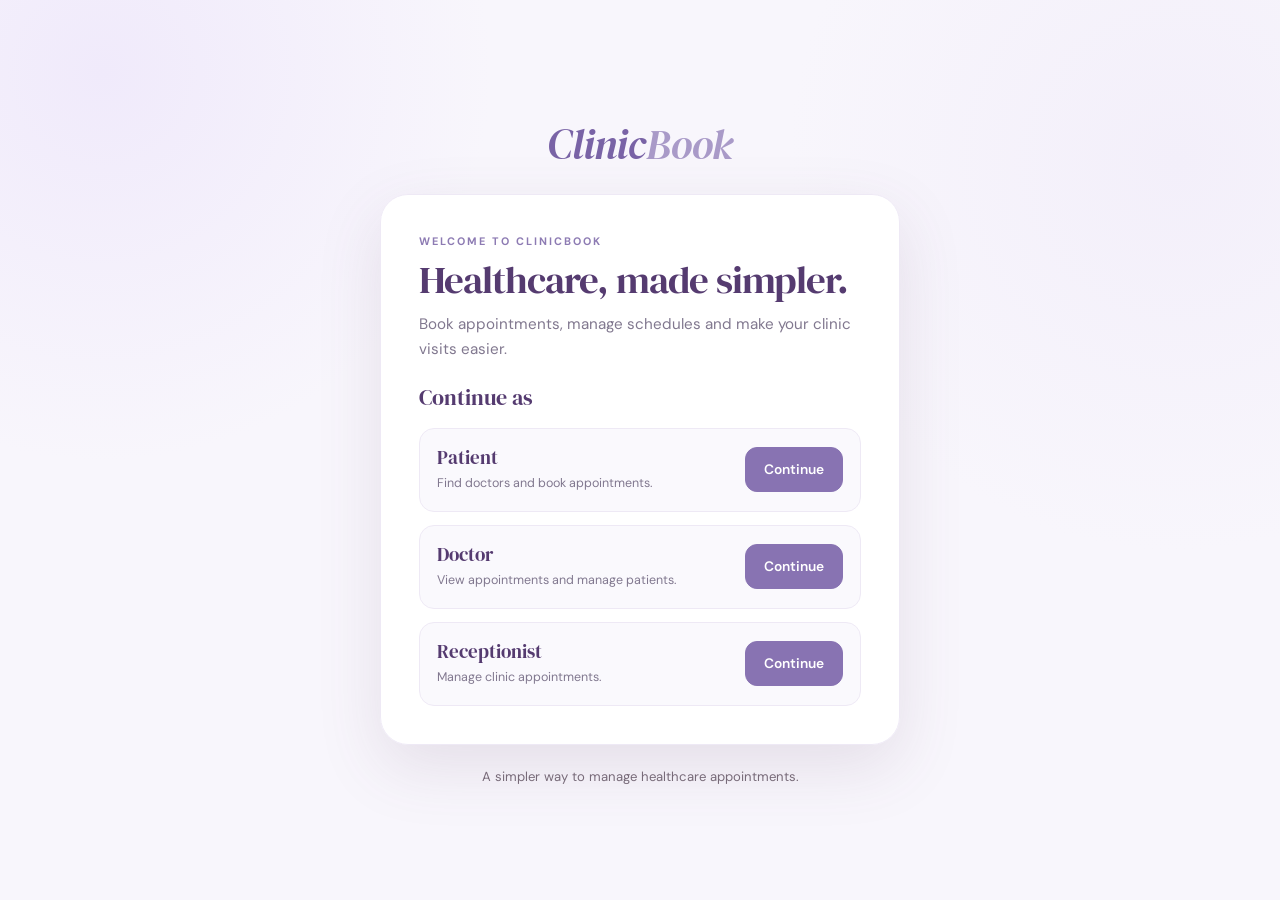
<file: index.html>
<!DOCTYPE html>
<html lang="en">
<head>
    <meta charset="UTF-8">
    <meta name="viewport" content="width=device-width, initial-scale=1.0">
    <title>ClinicBook | Appointment Booking</title>

    <link href="https://cdn.jsdelivr.net/npm/bootstrap@5.3.3/dist/css/bootstrap.min.css" rel="stylesheet">
    <link href="https://fonts.googleapis.com/css2?family=DM+Sans:wght@400;500;600;700&family=DM+Serif+Display&display=swap" rel="stylesheet">
    <link rel="stylesheet" href="style (1).css">
</head>
<body>

<div class="page-glow"></div>

<div class="login-wrap">

    <a href="index.html" class="brand brand-large"> Clinic<span>Book</span> </a>

    <div class="login-card">

        <div class="eyebrow">WELCOME TO CLINICBOOK</div>

        <h1>Healthcare, made simpler.</h1>

        <p class="muted-copy mb-4">
            Book appointments, manage schedules and make your clinic visits easier.
        </p>

        <h2 class="mb-3">Continue as</h2>

        <div class="role-option">
            <div>
                <h3>Patient</h3>
                <p class="muted-copy">Find doctors and book appointments.</p>
            </div>
            <a href="patient-dashboard.html" class="btn btn-primary-soft">Continue</a>
        </div>

        <div class="role-option">
            <div>
                <h3>Doctor</h3>
                <p class="muted-copy">View appointments and manage patients.</p>
            </div>
            <a href="doctor-login.html" class="btn btn-primary-soft">Continue</a>
        </div>

        <div class="role-option">
            <div>
                <h3>Receptionist</h3>
                <p class="muted-copy">Manage clinic appointments.</p>
            </div>
            <a href="receptionist-login.html" class="btn btn-primary-soft">Continue</a>
        </div>

    </div>

    <p class="login-side-note">A simpler way to manage healthcare appointments.</p>

</div>

</body>
</html>
</file>
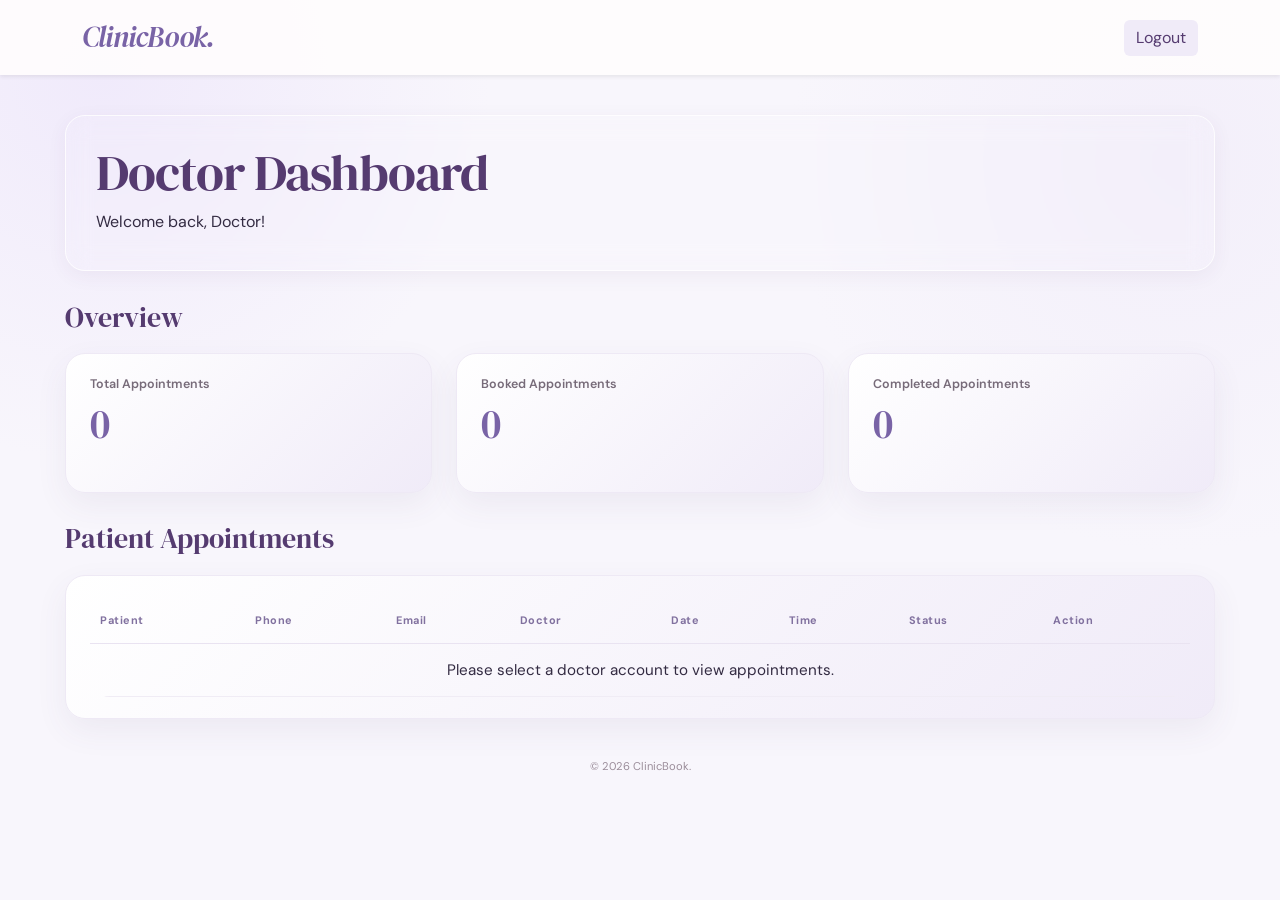
<file: doctor-dashboard.html>
<!DOCTYPE html>
<html lang="en">
<head>
    <meta charset="UTF-8">
    <meta name="viewport" content="width=device-width, initial-scale=1.0">
    <link rel="preconnect" href="https://fonts.googleapis.com">
    <link rel="preconnect" href="https://fonts.gstatic.com" crossorigin>
    <link href="https://fonts.googleapis.com/css2?family=DM+Sans:ital,opsz,wght@0,9..40,100..1000;1,9..40,100..1000&family=DM+Serif+Display:ital@0;1&display=swap" rel="stylesheet">

    <title>Doctor Dashboard | ClinicBook</title>

    <link href="https://cdn.jsdelivr.net/npm/bootstrap@5.3.3/dist/css/bootstrap.min.css" rel="stylesheet">
    <link rel="stylesheet" href="style (1).css">
</head>

<body>

    <nav class="navbar shadow-sm">
        <div class="container">
            <a href="index.html" class="brand">ClinicBook.</a>
            <a href="index.html" class="btn btn-soft">Logout</a>
        </div>
    </nav>

    <main class="container-main">

        <section class="welcome">
            <h1>Doctor Dashboard</h1>
            <p class="mb-0">Welcome back, Doctor!</p>
            <p class="mt-2 mb-0" id="todayDate"></p>
        </section>

        <h2 class="section-title">Overview</h2>

        <div class="row g-4">

            <div class="col-md-4">
                <div class="stat-card lilac">
                    <span>Total Appointments</span>
                    <strong id="totalAppointments">0</strong>
                </div>
            </div>

            <div class="col-md-4">
                <div class="stat-card lilac">
                    <span>Booked Appointments</span>
                    <strong id="bookedAppointments">0</strong>
                </div>
            </div>

            <div class="col-md-4">
                <div class="stat-card lilac">
                    <span>Completed Appointments</span>
                    <strong id="completedAppointments">0</strong>
                </div>
            </div>

        </div>

        <h2 class="section-title">Patient Appointments</h2>

        <div class="stat-card lilac">
            <div class="table-responsive">

                <table class="table table-hover">

                    <thead>
                        <tr>
                            <th>Patient</th>
                            <th>Phone</th>
                            <th>Email</th>
                            <th>Doctor</th>
                            <th>Date</th>
                            <th>Time</th>
                            <th>Status</th>
                            <th>Action</th>
                        </tr>
                    </thead>

                    <tbody id="doctorAppointments"></tbody>

                </table>

            </div>
        </div>

    </main>

    <footer>© 2026 ClinicBook.</footer>

    <script src="script.js"></script>

</body>
</html>
</file>
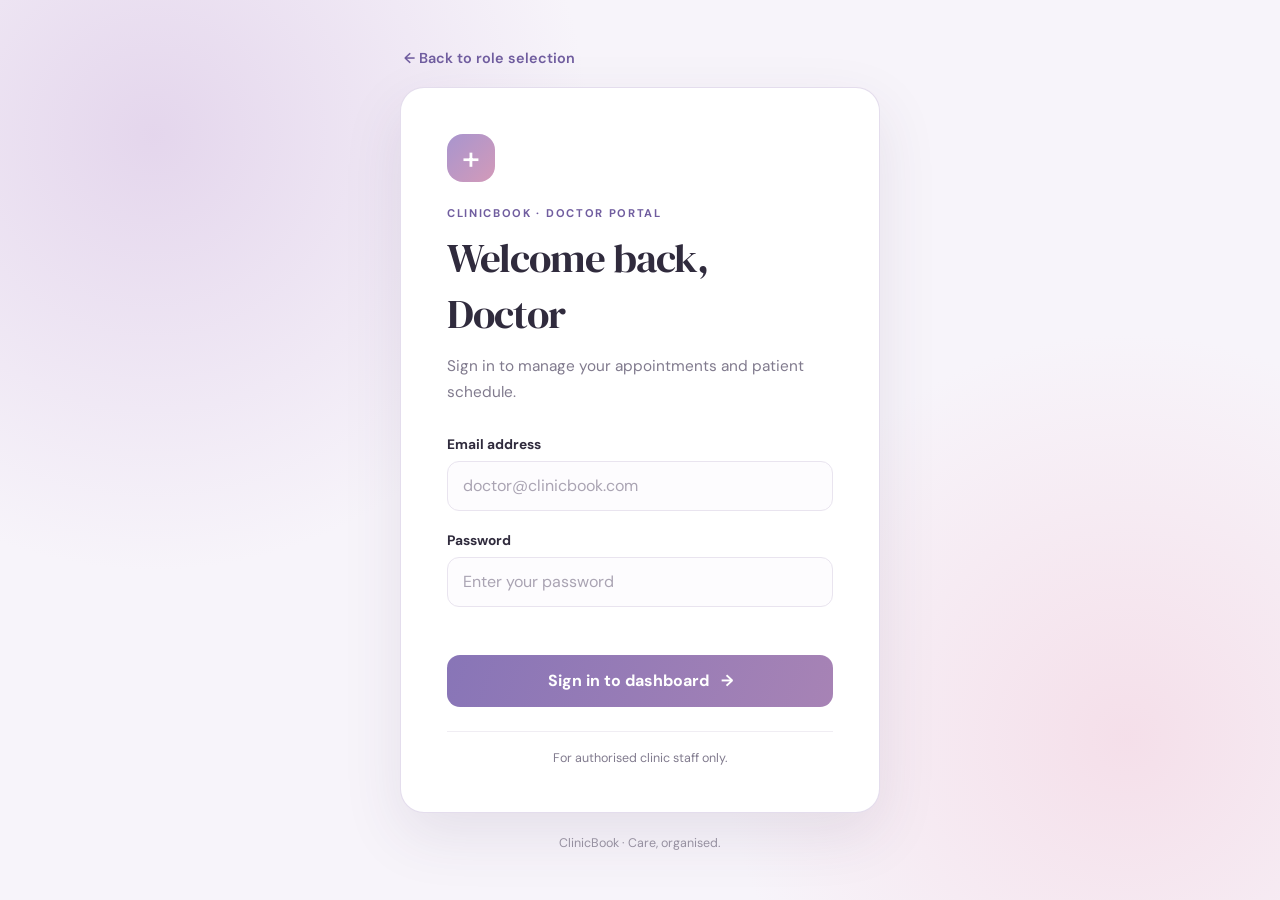
<file: doctor-login.html>
<!DOCTYPE html>
<html lang="en">
<head>
  <meta charset="UTF-8">
  <meta name="viewport" content="width=device-width, initial-scale=1.0">
  <title>Doctor Login | ClinicBook</title>
  <link rel="preconnect" href="https://fonts.googleapis.com">
  <link rel="preconnect" href="https://fonts.gstatic.com" crossorigin>
  <link href="https://fonts.googleapis.com/css2?family=DM+Sans:wght@400;500;600;700&family=DM+Serif+Display&display=swap" rel="stylesheet">
  <link rel="stylesheet" href="doctor-login.css">
  <script src="login.js" defer></script>
</head>
<body>
  <main class="login-page">
    <a class="back-link" href="index.html">← Back to role selection</a>
    <section class="login-card" aria-labelledby="page-title">
      <div class="brand-mark" aria-hidden="true">+</div>
      <p class="eyebrow">CLINICBOOK · DOCTOR PORTAL</p>
      <h1 id="page-title">Welcome back, Doctor</h1>
      <p class="intro">Sign in to manage your appointments and patient schedule.</p>

      <form class="login-form" data-login-form data-role="doctor" data-redirect="doctor-dashboard.html" novalidate>
        <label for="doctor-email">Email address</label>
        <input id="doctor-email" name="email" type="email" placeholder="doctor@clinicbook.com" autocomplete="username" required>

        <label for="doctor-password">Password</label>
        <input id="doctor-password" name="password" type="password" placeholder="Enter your password" autocomplete="current-password" required>

        <p class="form-message" data-form-message role="alert" aria-live="polite"></p>
        <button class="submit-button" type="submit">Sign in to dashboard <span aria-hidden="true">→</span></button>
      </form>

      <p class="security-note">For authorised clinic staff only.</p>
    </section>
    <p class="footer-note">ClinicBook · Care, organised.</p>
  </main>
</body>
</html>
</file>
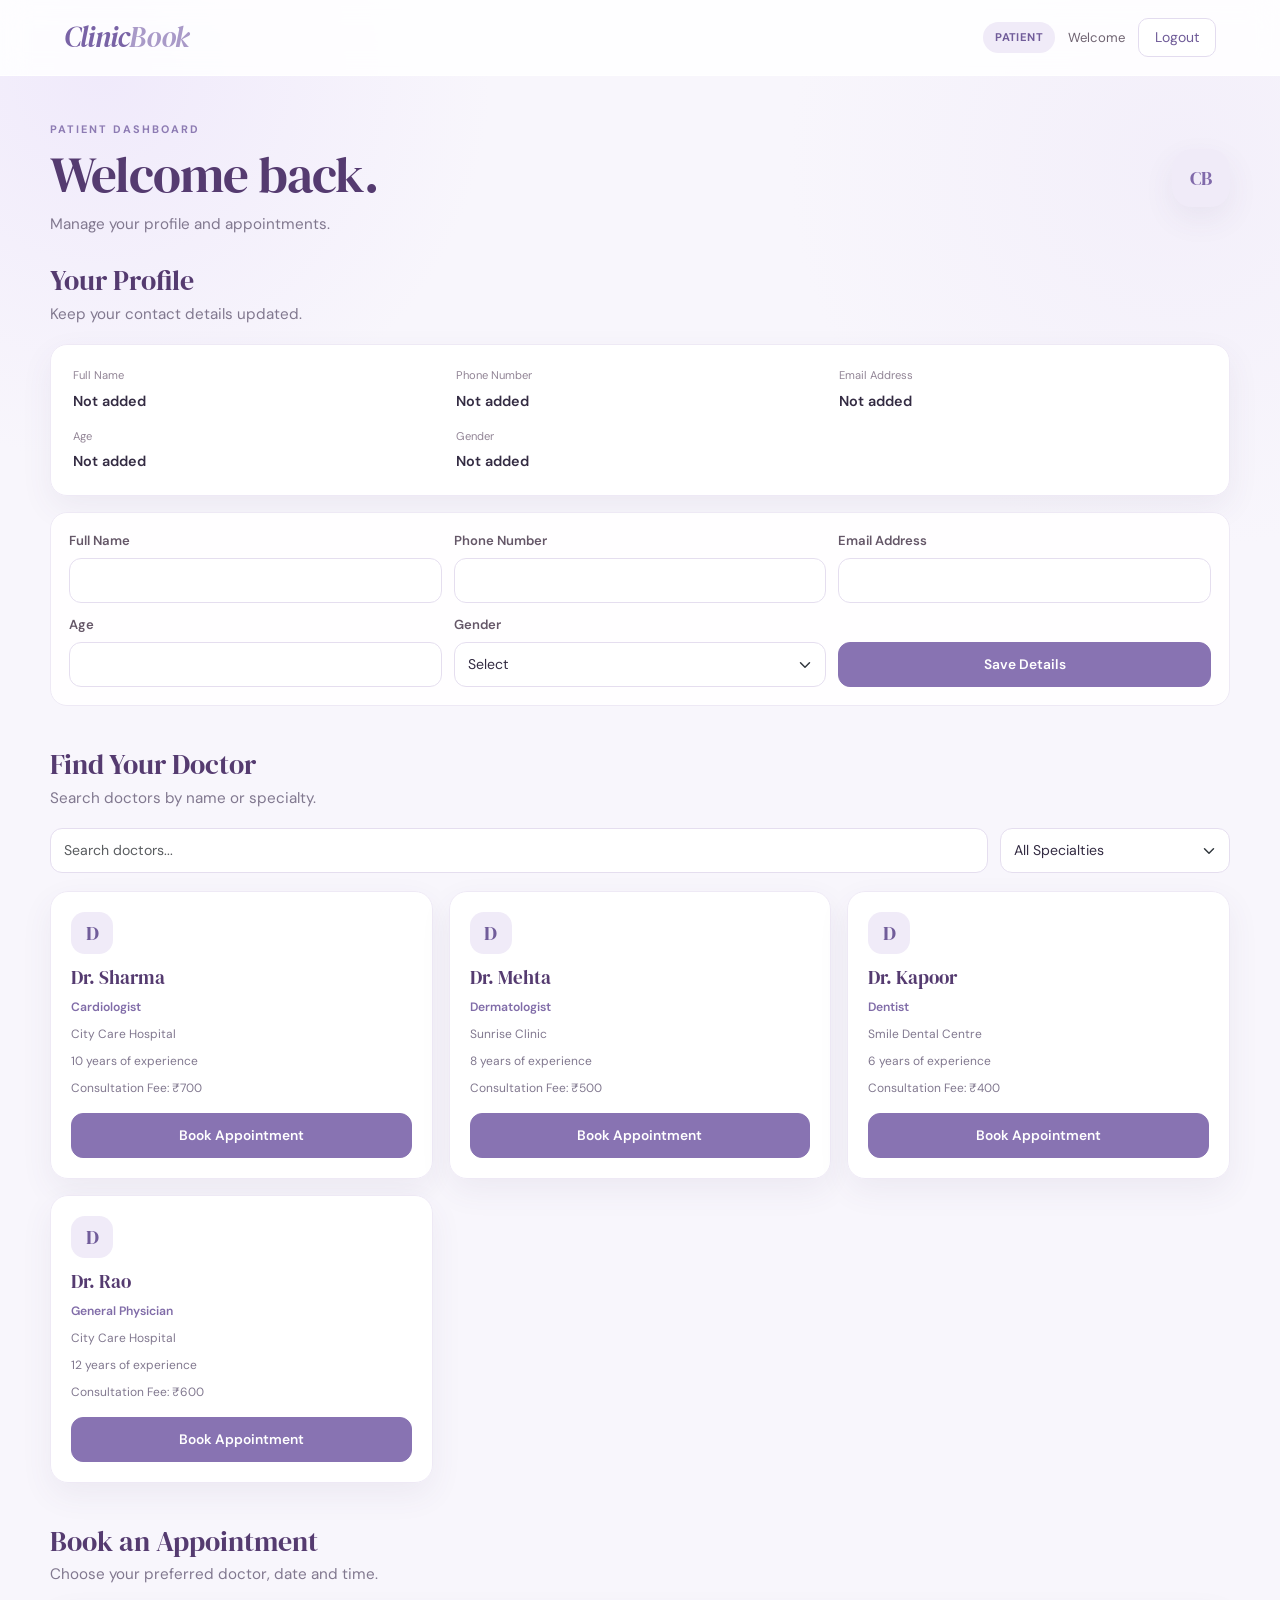
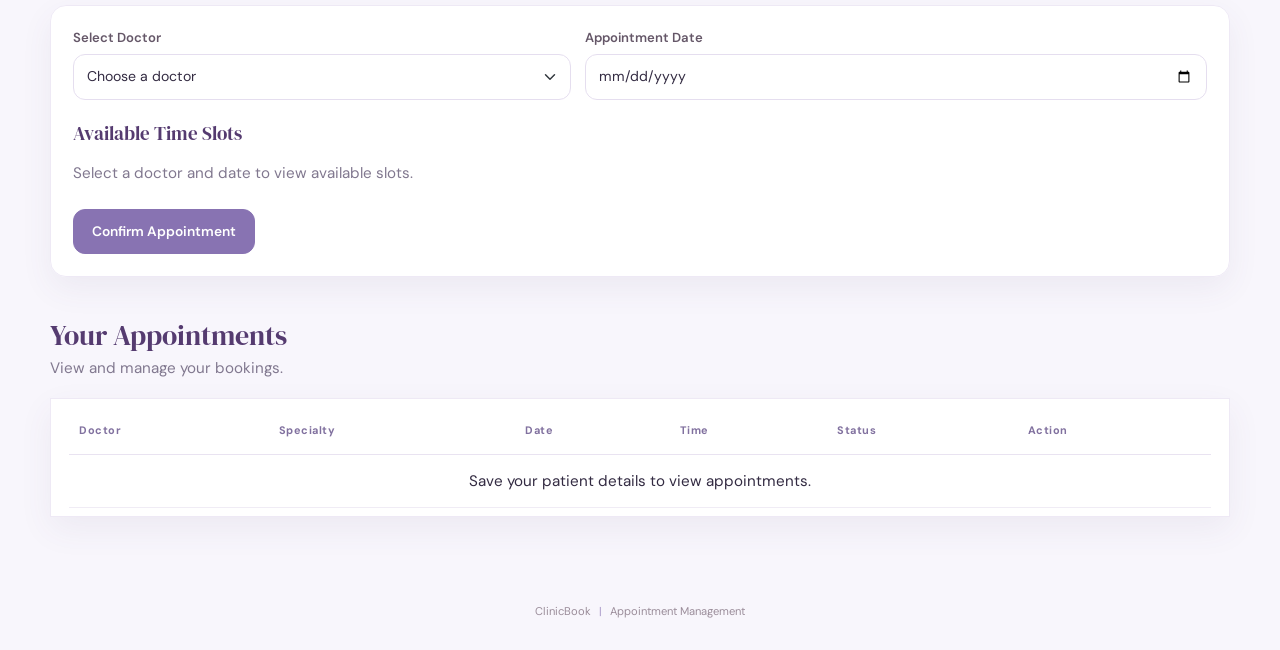
<file: patient-dashboard.html>
<!DOCTYPE html>
<html lang="en">
<head>
    <meta charset="UTF-8">
    <meta name="viewport" content="width=device-width, initial-scale=1.0">
    <title>Patient Dashboard | ClinicBook</title>

    <link href="https://cdn.jsdelivr.net/npm/bootstrap@5.3.3/dist/css/bootstrap.min.css" rel="stylesheet">
    <link href="https://fonts.googleapis.com/css2?family=DM+Sans:wght@400;500;600;700&family=DM+Serif+Display&display=swap" rel="stylesheet">
    <link rel="stylesheet" href="style (1).css">
</head>
<body>

<div class="page-glow"></div>

<nav class="topbar">
    <a href="index.html" class="brand">Clinic<span>Book</span></a>

    <div class="topbar-right">
        <span class="role-pill">PATIENT</span>
        <span class="user-label" id="patientWelcome">Welcome</span>
        <a href="index.html" class="btn btn-quiet btn-sm">Logout</a>
    </div>
</nav>

<main class="main-shell dashboard">

    <div class="page-heading">
        <div>
            <div class="eyebrow">PATIENT DASHBOARD</div>
            <h1>Welcome back.</h1>
            <p class="muted-copy">Manage your profile and appointments.</p>
        </div>
        <div class="heading-mark">CB</div>
    </div>

    <section class="panel-section">

        <div class="section-heading">
            <div>
                <h2>Your Profile</h2>
                <p class="muted-copy">Keep your contact details updated.</p>
            </div>
        </div>

        <div class="profile-card">

            <div class="profile-item">
                <span>Full Name</span>
                <strong id="patientName">Not added</strong>
            </div>

            <div class="profile-item">
                <span>Phone Number</span>
                <strong id="patientPhone">Not added</strong>
            </div>

            <div class="profile-item">
                <span>Email Address</span>
                <strong id="patientEmail">Not added</strong>
            </div>

            <div class="profile-item">
                <span>Age</span>
                <strong id="patientAge">Not added</strong>
            </div>

            <div class="profile-item">
                <span>Gender</span>
                <strong id="patientGender">Not added</strong>
            </div>

        </div>

        <form class="inline-form mt-3" onsubmit="savePatientDetails(event)">

            <label>
                Full Name
                <input type="text" id="nameInput" class="form-control form-control-soft" required>
            </label>

            <label>
                Phone Number
                <input type="tel" id="phoneInput" class="form-control form-control-soft" required>
            </label>

            <label>
                Email Address
                <input type="email" id="emailInput" class="form-control form-control-soft" required>
            </label>

            <label>
                Age
                <input type="number" id="ageInput" class="form-control form-control-soft" min="1" max="120" required>
            </label>

            <label>
                Gender
                <select id="genderInput" class="form-select form-control-soft" required>
                    <option value="">Select</option>
                    <option>Female</option>
                    <option>Male</option>
                    <option>Other</option>
                    <option>Prefer not to say</option>
                </select>
            </label>

            <button type="submit" class="btn btn-primary-soft">
                Save Details
            </button>

        </form>

    </section>

    <section class="panel-section">

        <div class="section-heading">
            <div>
                <h2>Find Your Doctor</h2>
                <p class="muted-copy">Search doctors by name or specialty.</p>
            </div>
        </div>

        <div class="filter-row">

            <input
                type="text"
                id="doctorSearch"
                class="form-control form-control-soft"
                placeholder="Search doctors..."
                oninput="renderDoctors()"
            >

            <select
                id="specialtyFilter"
                class="form-select form-control-soft"
                onchange="renderDoctors()"
            >
                <option value="">All Specialties</option>
                <option>Cardiologist</option>
                <option>Dermatologist</option>
                <option>Dentist</option>
                <option>General Physician</option>
            </select>

        </div>

        <div id="doctorList" class="doctor-grid"></div>

    </section>

    <section class="panel-section" id="bookingSection">

        <div class="section-heading">
            <div>
                <h2>Book an Appointment</h2>
                <p class="muted-copy">Choose your preferred doctor, date and time.</p>
            </div>
        </div>

        <div class="doctor-content-card">

            <div class="booking-controls">

                <label>
                    Select Doctor
                    <select id="doctorSelect" class="form-select form-control-soft" onchange="renderSlots()">
                        <option value="">Choose a doctor</option>
                    </select>
                </label>

                <label>
                    Appointment Date
                    <input type="date" id="appointmentDate" class="form-control form-control-soft" onchange="renderSlots()">
                </label>

            </div>

            <h3 class="mb-3">Available Time Slots</h3>

            <div id="slotList" class="slot-grid">
                <p class="muted-copy">Select a doctor and date to view available slots.</p>
            </div>

            <input type="hidden" id="selectedSlot">

            <button class="btn btn-primary-soft mt-4" onclick="bookAppointment()">
                Confirm Appointment
            </button>

        </div>

    </section>

    <section class="panel-section">

        <div class="section-heading">
            <div>
                <h2>Your Appointments</h2>
                <p class="muted-copy">View and manage your bookings.</p>
            </div>
        </div>

        <div class="table-card table-responsive">

            <table class="table table-hover align-middle">
                <thead>
                    <tr>
                        <th>Doctor</th>
                        <th>Specialty</th>
                        <th>Date</th>
                        <th>Time</th>
                        <th>Status</th>
                        <th>Action</th>
                    </tr>
                </thead>

                <tbody id="patientAppointments"></tbody>
            </table>

        </div>

    </section>

</main>

<footer class="app-footer">
    ClinicBook <span>|</span> Appointment Management
</footer>

<script src="script.js"></script>
</body>
</html>
</file>
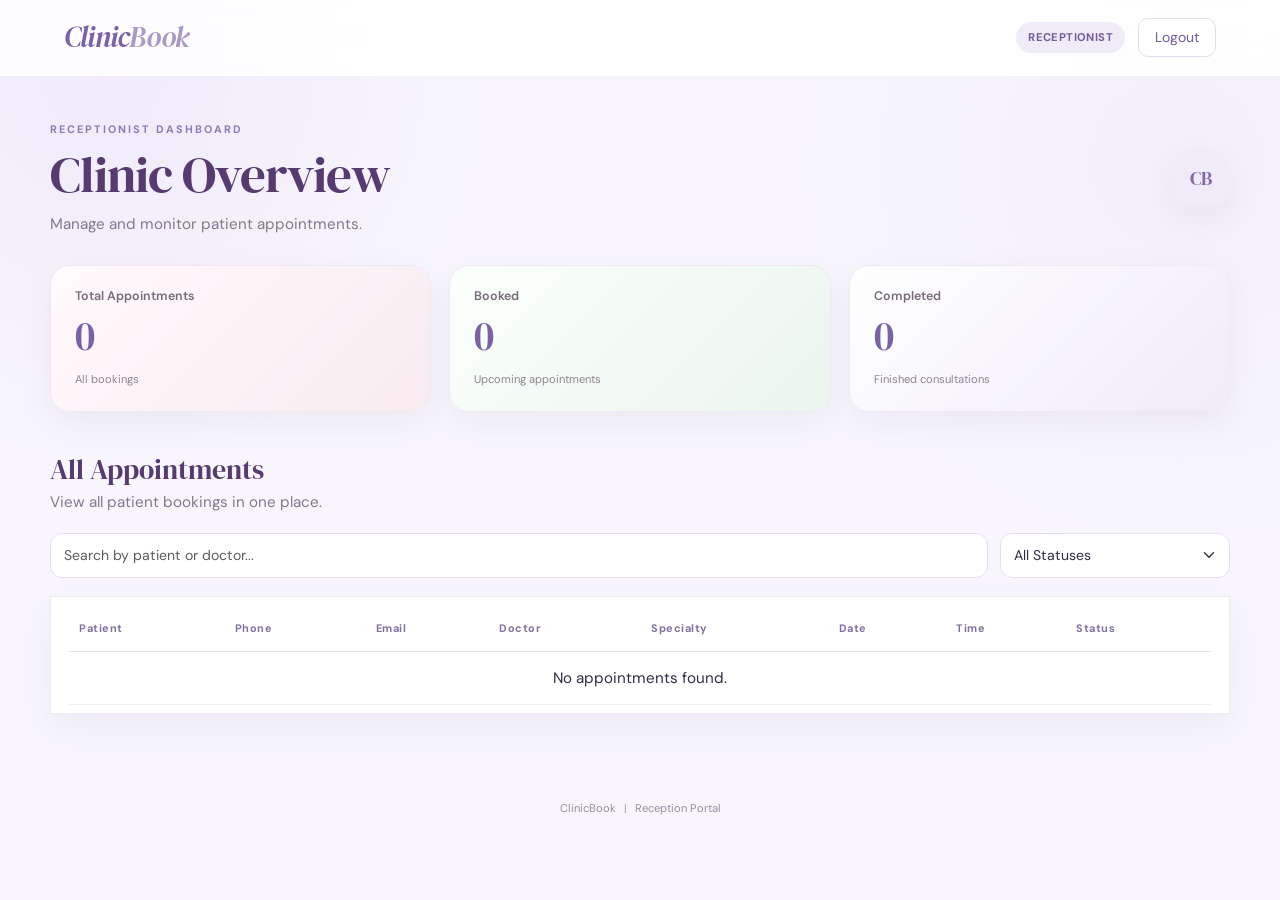
<file: receptionist-dashboard.html>
<!DOCTYPE html>
<html lang="en">
<head>
    <meta charset="UTF-8">
    <meta name="viewport" content="width=device-width, initial-scale=1.0">
    <title>Receptionist Dashboard | ClinicBook</title>

    <link href="https://cdn.jsdelivr.net/npm/bootstrap@5.3.3/dist/css/bootstrap.min.css" rel="stylesheet">
    <link href="https://fonts.googleapis.com/css2?family=DM+Sans:wght@400;500;600;700&family=DM+Serif+Display&display=swap" rel="stylesheet">
    <link rel="stylesheet" href="style (1).css">
</head>
<body>

<div class="page-glow"></div>

<nav class="topbar">
    <a href="index.html" class="brand">Clinic<span>Book</span></a>

    <div class="topbar-right">
        <span class="role-pill">RECEPTIONIST</span>
        <!-- <span class="user-label">Reception Desk</span> -->
        <a href="index.html" class="btn btn-quiet btn-sm">Logout</a>
    </div>
</nav>

<main class="main-shell dashboard">

    <div class="page-heading">
        <div>
            <div class="eyebrow">RECEPTIONIST DASHBOARD</div>
            <h1>Clinic Overview</h1>
            <p class="muted-copy">Manage and monitor patient appointments.</p>
        </div>

        <div class="heading-mark">CB</div>
    </div>

    <section class="stats-grid">

        <div class="stat-card blush">
            <span>Total Appointments</span>
            <strong id="receptionTotal">0</strong>
            <small>All bookings</small>
        </div>

        <div class="stat-card mint">
            <span>Booked</span>
            <strong id="receptionBooked">0</strong>
            <small>Upcoming appointments</small>
        </div>

        <div class="stat-card lilac">
            <span>Completed</span>
            <strong id="receptionCompleted">0</strong>
            <small>Finished consultations</small>
        </div>

    </section>

    <section class="panel-section">

        <div class="section-heading">
            <div>
                <h2>All Appointments</h2>
                <p class="muted-copy">View all patient bookings in one place.</p>
            </div>
        </div>

        <div class="filter-row">

            <input
                type="text"
                id="receptionSearch"
                class="form-control form-control-soft"
                placeholder="Search by patient or doctor..."
                oninput="renderReceptionistAppointments()"
            >

            <select
                id="receptionStatus"
                class="form-select form-control-soft"
                onchange="renderReceptionistAppointments()"
            >
                <option value="">All Statuses</option>
                <option value="Booked">Booked</option>
                <option value="Completed">Completed</option>
                <option value="Cancelled">Cancelled</option>
            </select>

        </div>

        <div class="table-card table-responsive">

            <table class="table table-hover align-middle">

                <thead>
                    <tr>
                        <th>Patient</th>
                        <th>Phone</th>
                        <th>Email</th>
                        <th>Doctor</th>
                        <th>Specialty</th>
                        <th>Date</th>
                        <th>Time</th>
                        <th>Status</th>
                    </tr>
                </thead>

                <tbody id="receptionistAppointments"></tbody>

            </table>

        </div>

    </section>

</main>

<footer class="app-footer">
    ClinicBook <span>|</span> Reception Portal
</footer>

<script src="script.js"></script>
</body>
</html>
</file>
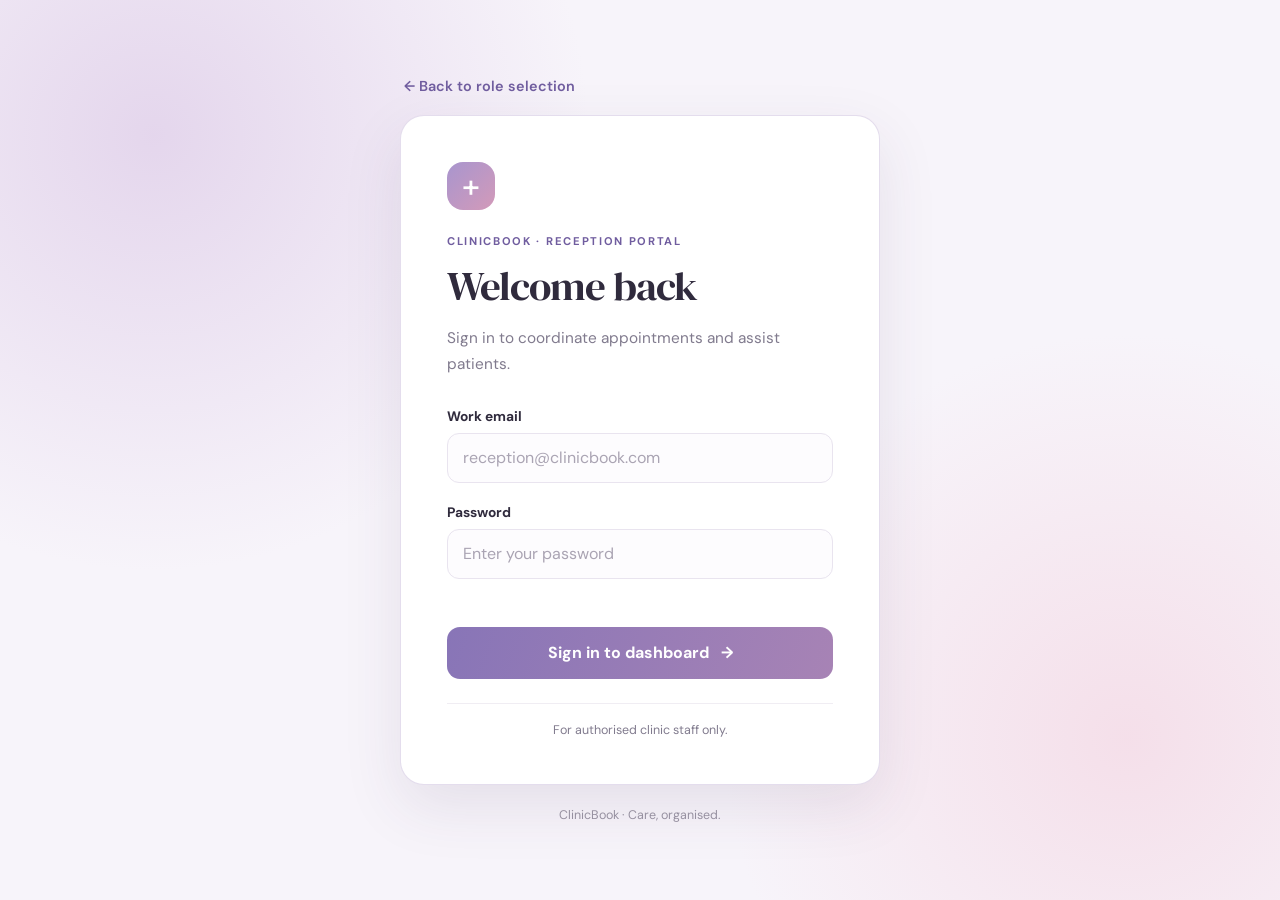
<file: receptionist-login.html>
<!DOCTYPE html>
<html lang="en">
<head>
  <meta charset="UTF-8">
  <meta name="viewport" content="width=device-width, initial-scale=1.0">
  <title>Receptionist Login | ClinicBook</title>
  <link rel="preconnect" href="https://fonts.googleapis.com">
  <link rel="preconnect" href="https://fonts.gstatic.com" crossorigin>
  <link href="https://fonts.googleapis.com/css2?family=DM+Sans:wght@400;500;600;700&family=DM+Serif+Display&display=swap" rel="stylesheet">
  <link rel="stylesheet" href="receptionist-login.css">
  <script src="login.js" defer></script>
</head>
<body>
  <main class="login-page">
    <a class="back-link" href="index.html">← Back to role selection</a>
    <section class="login-card" aria-labelledby="page-title">
      <div class="brand-mark" aria-hidden="true">+</div>
      <p class="eyebrow">CLINICBOOK · RECEPTION PORTAL</p>
      <h1 id="page-title">Welcome back</h1>
      <p class="intro">Sign in to coordinate appointments and assist patients.</p>

      <form class="login-form" data-login-form data-role="receptionist" data-redirect="receptionist-dashboard.html" novalidate>
        <label for="receptionist-email">Work email</label>
        <input id="receptionist-email" name="email" type="email" placeholder="reception@clinicbook.com" autocomplete="username" required>

        <label for="receptionist-password">Password</label>
        <input id="receptionist-password" name="password" type="password" placeholder="Enter your password" autocomplete="current-password" required>

        <p class="form-message" data-form-message role="alert" aria-live="polite"></p>
        <button class="submit-button" type="submit">Sign in to dashboard <span aria-hidden="true">→</span></button>
      </form>

      <p class="security-note">For authorised clinic staff only.</p>
    </section>
    <p class="footer-note">ClinicBook · Care, organised.</p>
  </main>
</body>
</html>
</file>
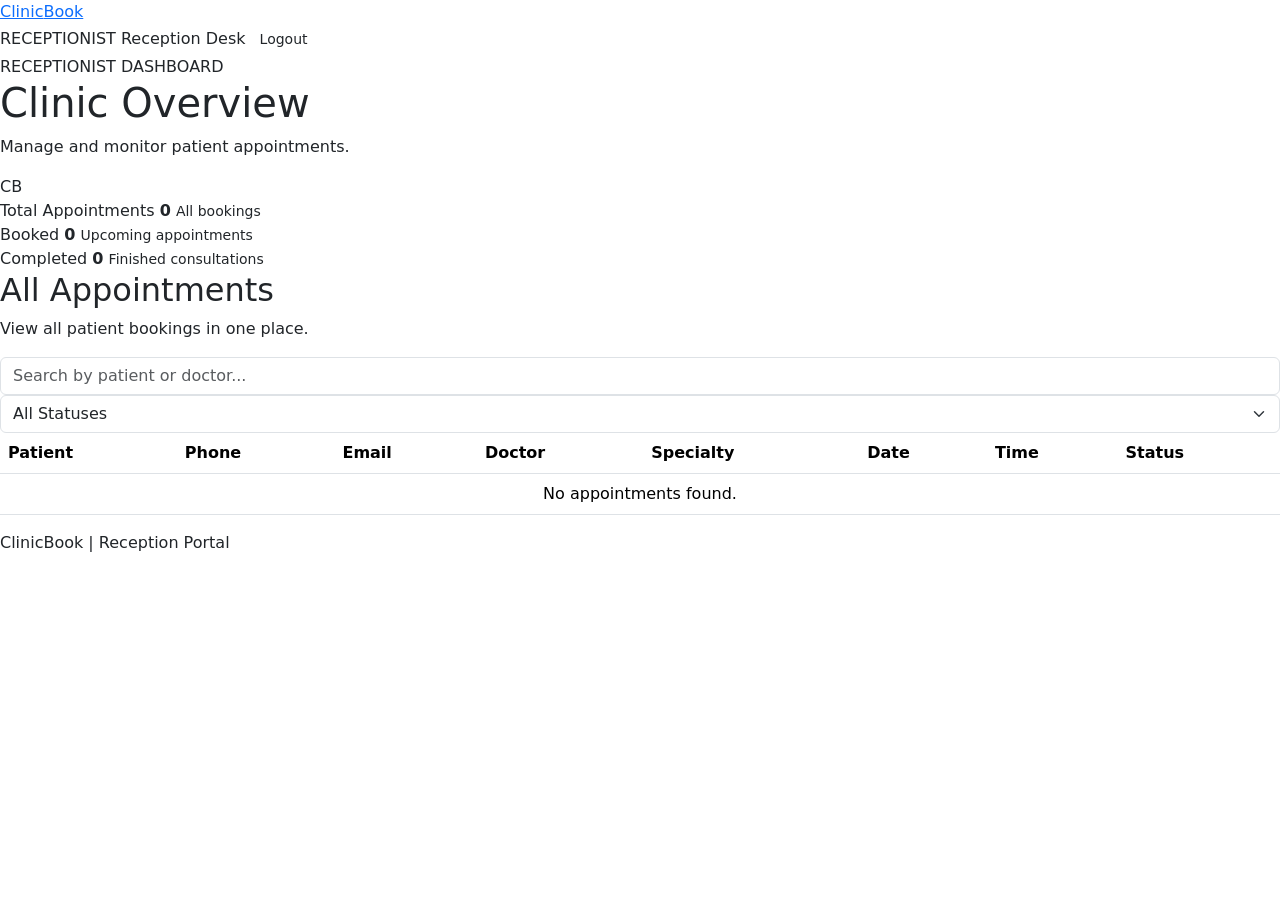
<file: receptionist_dashboard.html>
<!DOCTYPE html>
<html lang="en">
<head>
    <meta charset="UTF-8">
    <meta name="viewport" content="width=device-width, initial-scale=1.0">
    <title>Receptionist Dashboard | ClinicBook</title>

    <link href="https://cdn.jsdelivr.net/npm/bootstrap@5.3.3/dist/css/bootstrap.min.css" rel="stylesheet">
    <link href="https://fonts.googleapis.com/css2?family=DM+Sans:wght@400;500;600;700&family=DM+Serif+Display&display=swap" rel="stylesheet">
    <link rel="stylesheet" href="style.css">
</head>
<body>

<div class="page-glow"></div>

<nav class="topbar">
    <a href="index.html" class="brand">Clinic<span>Book</span></a>

    <div class="topbar-right">
        <span class="role-pill">RECEPTIONIST</span>
        <span class="user-label">Reception Desk</span>
        <a href="index.html" class="btn btn-quiet btn-sm">Logout</a>
    </div>
</nav>

<main class="main-shell dashboard">

    <div class="page-heading">
        <div>
            <div class="eyebrow">RECEPTIONIST DASHBOARD</div>
            <h1>Clinic Overview</h1>
            <p class="muted-copy">Manage and monitor patient appointments.</p>
        </div>

        <div class="heading-mark">CB</div>
    </div>

    <section class="stats-grid">

        <div class="stat-card blush">
            <span>Total Appointments</span>
            <strong id="receptionTotal">0</strong>
            <small>All bookings</small>
        </div>

        <div class="stat-card mint">
            <span>Booked</span>
            <strong id="receptionBooked">0</strong>
            <small>Upcoming appointments</small>
        </div>

        <div class="stat-card lilac">
            <span>Completed</span>
            <strong id="receptionCompleted">0</strong>
            <small>Finished consultations</small>
        </div>

    </section>

    <section class="panel-section">

        <div class="section-heading">
            <div>
                <h2>All Appointments</h2>
                <p class="muted-copy">View all patient bookings in one place.</p>
            </div>
        </div>

        <div class="filter-row">

            <input
                type="text"
                id="receptionSearch"
                class="form-control form-control-soft"
                placeholder="Search by patient or doctor..."
                oninput="renderReceptionistAppointments()"
            >

            <select
                id="receptionStatus"
                class="form-select form-control-soft"
                onchange="renderReceptionistAppointments()"
            >
                <option value="">All Statuses</option>
                <option value="Booked">Booked</option>
                <option value="Completed">Completed</option>
                <option value="Cancelled">Cancelled</option>
            </select>

        </div>

        <div class="table-card table-responsive">

            <table class="table table-hover align-middle">

                <thead>
                    <tr>
                        <th>Patient</th>
                        <th>Phone</th>
                        <th>Email</th>
                        <th>Doctor</th>
                        <th>Specialty</th>
                        <th>Date</th>
                        <th>Time</th>
                        <th>Status</th>
                    </tr>
                </thead>

                <tbody id="receptionistAppointments"></tbody>

            </table>

        </div>

    </section>

</main>

<footer class="app-footer">
    ClinicBook <span>|</span> Reception Portal
</footer>

<script src="script.js"></script>
</body>
</html>
</file>
<file: style (1).css>
:root {
    --purple: #8873b2;
    --purple-dark: #6f5b98;
    --purple-deep: #553b70;
    --purple-light: #f0ebf8;
    --pink: #f8eaf0;
    --pink-soft: #fbf3f6;
    --white: #ffffff;
    --surface: rgba(255, 255, 255, 0.96);
    --ink: #332b42;
    --text: #443b4d;
    --muted: #81788f;
    --line: #e9e3f1;
    --green: #e4f3e9;
    --green-text: #287348;
    --red: #fbe9ec;
    --red-text: #a43f50;
    --shadow: 0 12px 32px rgba(85, 68, 119, 0.07);
    --shadow-soft: 0 5px 20px rgba(80, 50, 100, 0.06);
    --radius-lg: 20px;
    --radius-md: 16px;
    --radius-sm: 12px;
}

*,
*::before,
*::after {
    box-sizing: border-box;
}
html {
    font-family: "DM Sans", sans-serif;
    scroll-behavior: smooth;
}

body {
    min-height: 100vh;
    margin: 0;
    color: var(--ink);
    font-family: "DM Sans", sans-serif;
    background-color: #f8f6fc;
    background-image:
        radial-gradient(circle at 8% 8%, #f0eafb 0, transparent 27%),
        radial-gradient(circle at 92% 18%, #f3effa 0, transparent 28%);
    background-attachment: fixed;
}

button,
input,
select,
textarea {
    font: inherit;
}

button,
a {
    -webkit-tap-highlight-color: transparent;
}

a {
    color: var(--purple-dark);
}

h1,
h2,
h3,
h4,
h5,
.brand,
.stat-card strong {
    color: var(--purple-deep);
    font-family: "DM Serif Display", serif;
    font-weight: 400;
}

h1 {
    margin: 0 0 8px;
    font-size: clamp(2.2rem, 4vw, 3.35rem);
    line-height: 1.12;
    letter-spacing: -1px;
}

h2 {
    margin: 0;
    font-size: 1.75rem;
    line-height: 1.2;
}

h3 {
    margin: 0;
    font-size: 1.2rem;
}

p {
    margin-bottom: 0;
}

.d-none {
    display: none !important;
}

.page-glow {
    position: fixed;
    z-index: -1;
    inset: 0;
    pointer-events: none;
    backdrop-filter: saturate(1.03);
}

/* ---------- Shared text ---------- */

.muted-copy {
    color: var(--muted);
    font-size: 0.95rem;
    line-height: 1.6;
}

.eyebrow {
    margin-bottom: 9px;
    color: #8d7bb3;
    font-size: 0.68rem;
    font-weight: 700;
    letter-spacing: 2px;
}

.text-secondary {
    color: var(--muted) !important;
}

/* ---------- Brand ---------- */

.brand {
    color: #7963a6;
    font-size: 1.8rem;
    font-weight: 400;
    letter-spacing: -0.8px;
    text-decoration: none;
    font-style: italic;
}

.brand:hover {
    color: var(--purple-deep);
}

.brand span {
    color: #a99ac8;
}

.brand-large {
    margin-bottom: 18px;
    font-size: 2.6rem;
}

/* ---------- Login / landing page ---------- */

.login-wrap {
    display: flex;
    min-height: 100vh;
    flex-direction: column;
    align-items: center;
    justify-content: center;
    padding: 35px 18px;
}

.login-card {
    width: min(100%, 520px);
    padding: 38px;
    border: 1px solid #eee9f5;
    border-radius: 28px;
    background: var(--surface);
    box-shadow: 0 22px 65px rgba(104, 70, 99, 0.13);
}

.login-card h1 {
    margin-bottom: 10px;
    font-size: 2.45rem;
}

.login-card h2 {
    margin-top: 0;
    font-size: 1.4rem;
}

.login-side-note {
    margin-top: 22px;
    color: #776a78;
    font-size: 0.82rem;
    text-align: center;
}

.role-option {
    display: flex;
    align-items: center;
    justify-content: space-between;
    gap: 15px;
    margin-top: 13px;
    padding: 17px;
    border: 1px solid #eee9f5;
    border-radius: 15px;
    background: #faf9fd;
    transition: transform 0.3s ease, box-shadow 0.3s ease;
}

.role-option:hover {
    transform: translateY(-2px);
    box-shadow: var(--shadow-soft);
}

.role-option h3 {
    margin-bottom: 5px;
}

.role-option .muted-copy {
    font-size: 0.78rem;
}

.role-card {
    transition: transform 0.3s ease;
}

.role-card:hover {
    transform: translateY(-5px);
}

.role-icon {
    font-size: 42px;
}

/* ---------- Buttons ---------- */

.btn-primary-soft {
    padding: 11px 18px;
    border: 1px solid var(--purple);
    border-radius: 12px;
    background: var(--purple);
    color: var(--white);
    font-size: 0.86rem;
    font-weight: 600;
    transition: background 0.3s ease, border-color 0.3s ease, transform 0.3s ease;
}

.btn-primary-soft:hover,
.btn-primary-soft:focus-visible {
    transform: translateY(-5px);
    border-color: #725d9e;
    background: #725d9e;
    color: var(--white);
}

.btn-quiet {
    padding: 8px 16px;
    border: 1px solid #e3dcef;
    border-radius: 10px;
    background: var(--white);
    color: #6f5b98;
}

.btn-quiet:hover,
.btn-quiet:focus-visible {
    background: #f4f0fa;
    color: #5d4a85;
}

.btn-soft {
    border: 0;
    background: var(--purple-light);
    color: var(--purple-deep);
}

.btn-soft:hover,
.btn-soft:focus-visible {
    background: #dfcafa;
    color: var(--purple-deep);
}

.btn-main {
    border: 0;
    background: var(--purple);
    color: var(--white);
}

.btn-main:hover,
.btn-main:focus-visible {
    background: var(--purple-deep);
    color: var(--white);
}

.btn-table {
    padding: 6px 9px;
    border: 1px solid #e3dcef;
    border-radius: 9px;
    background: var(--white);
    color: #6f5b98;
    font-size: 0.7rem;
    font-weight: 600;
    white-space: nowrap;
}

.btn-table:hover,
.btn-table:focus-visible {
    background: #f4f0fa;
    color: #5d4a85;
}

.btn-table.danger {
    border-color: #f0d9dc;
    color: #a85d65;
}

/* ---------- Navigation ---------- */

.navbar {
    padding: 16px 0;
    background: rgba(255, 253, 253, 0.9);
}

.topbar {
    position: sticky;
    z-index: 20;
    top: 0;
    display: flex;
    min-height: 76px;
    align-items: center;
    justify-content: space-between;
    padding: 0 clamp(18px, 5vw, 70px);
    border-bottom: 1px solid rgba(255, 255, 255, 0.8);
    background: rgba(255, 255, 255, 0.85);
    backdrop-filter: blur(14px);
}

.topbar-right {
    display: flex;
    align-items: center;
    gap: 13px;
}

.role-pill {
    padding: 7px 12px;
    border-radius: 30px;
    background: var(--purple-light);
    color: #715d9a;
    font-size: 0.7rem;
    font-weight: 700;
    letter-spacing: 0.4px;
}

.user-label {
    color: #6f6371;
    font-size: 0.82rem;
}

/* ---------- Main layout ---------- */

.container-main {
    width: min(100% - 40px, 1150px);
    margin: 0 auto;
    padding: 40px 0;
}

.main-shell {
    width: min(1180px, calc(100% - 36px));
    margin: 0 auto;
    padding: 44px 0 30px;
}

.dashboard {
    animation: rise 0.35s ease both;
}

@keyframes rise {
    from {
        opacity: 0;
        transform: translateY(8px);
    }
    to {
        opacity: 1;
        transform: translateY(1px);
    }
}

.welcome {
    margin-bottom: 28px;
    padding: 28px 30px;
    border: 1px solid rgba(255, 255, 255, 0.8);
    border-radius: var(--radius-lg);
    box-shadow: var(--shadow-soft);
    backdrop-filter: blur(12px);
}

.welcome h1 {
    color: var(--purple-deep);
}

.section-title {
    margin: 30px 0 18px;
}

.page-heading {
    display: flex;
    align-items: center;
    justify-content: space-between;
    gap: 20px;
    margin-bottom: 28px;
}

.heading-mark {
    display: grid;
    width: 58px;
    height: 58px;
    flex: 0 0 58px;
    place-items: center;
    border-radius: 20px;
    background: var(--purple-light);
    color: #8069aa;
    font-family: "DM Serif Display", serif;
    font-size: 1.2rem;
    box-shadow: var(--shadow);
}

/* ---------- Bootstrap card compatibility ---------- */

.card-custom {
    height: 100%;
    padding: 25px;
    border: 1px solid rgba(139, 101, 173, 0.1);
    border-radius: var(--radius-lg);
    background: var(--white);
    box-shadow: var(--shadow-soft);
}

.card-custom h2 {
    color: #7963a6;
    font-size: 2rem;
}

/* ---------- Statistics ---------- */

.stats-grid {
    display: grid;
    grid-template-columns: repeat(3, minmax(0, 1fr));
    gap: 18px;
    margin-bottom: 42px;
}

.stat-card {
    min-height: 140px;
    padding: 21px 24px;
    border: 1px solid #eee9f5;
    border-radius: var(--radius-lg);
    background: var(--surface);
    box-shadow: var(--shadow);
}

.stat-card span {
    display: block;
    color: #776b79;
    font-size: 0.78rem;
    font-weight: 600;
}

.stat-card strong {
    display: block;
    margin: 5px 0;
    color: #7963a6;
    font-size: 2.5rem;
    line-height: 1.25;
}

.stat-card small {
    color: #8e8490;
    font-size: 0.7rem;
}
.stat-card lilac{
    background-color: white;
}
.stat-card {
    animation: rise 0.5s ease both;
}
.col-md-4:nth-child(1) .stat-card { animation-delay: 0.1s; }
.col-md-4:nth-child(2) .stat-card { animation-delay: 0.2s; }
.col-md-4:nth-child(3) .stat-card { animation-delay: 0.3s; }

.blush {
    background: linear-gradient(135deg, #fffafd, #f8eaf0);
}

.mint {
    background: linear-gradient(135deg, #fbfffc, #eaf5ee);
}

.lilac {
    background: linear-gradient(135deg, #fff, #f0ebf8);
}


/* ---------- Sections ---------- */

.panel-section {
    margin-bottom: 42px;
}

.section-heading {
    display: flex;
    align-items: flex-end;
    justify-content: space-between;
    gap: 18px;
    margin-bottom: 18px;
}

.section-heading h2 {
    margin-bottom: 4px;
}

/* ---------- Forms and inputs ---------- */

.form-label,
label {
    color: #655768;
    font-size: 0.82rem;
    font-weight: 600;
}

.form-control,
.form-select {
    border: 1px solid #e4d8ed;
    border-radius: 10px;
    padding: 11px;
}

.form-control:focus,
.form-select:focus {
    border-color: var(--purple);
    box-shadow: 0 0 0 3px rgba(139, 101, 173, 0.12);
}

.form-control-soft,
.form-select.form-control-soft {
    min-height: 44px;
    padding: 11px 13px;
    border: 1px solid #e5deef;
    border-radius: 12px;
    background-color: var(--white);
    color: var(--ink);
    font-family: "DM Sans", sans-serif;
    font-size: 0.88rem;
}

.form-control-soft:focus,
.form-select.form-control-soft:focus {
    border-color: #a997c9;
    background-color: var(--white);
    box-shadow: 0 0 0 0.2rem rgba(137, 116, 180, 0.14);
}

.inline-form {
    display: grid;
    grid-template-columns: repeat(3, minmax(0, 1fr));
    align-items: end;
    gap: 12px;
    padding: 18px;
    border: 1px solid #eee9f5;
    border-radius: 17px;
    background: rgba(255, 255, 255, 0.9);
}

.inline-form label,
.booking-controls label {
    display: flex;
    min-width: 0;
    flex-direction: column;
    gap: 7px;
}

/* ---------- Patient profile ---------- */

.profile-card {
    display: grid;
    grid-template-columns: repeat(3, minmax(0, 1fr));
    gap: 15px;
    height: 100%;
    padding: 22px;
    border: 1px solid #eee9f5;
    border-radius: 17px;
    background: var(--surface);
    box-shadow: var(--shadow);
}

.profile-item {
    min-width: 0;
}

.profile-item span {
    display: block;
    margin-bottom: 5px;
    color: #928596;
    font-size: 0.7rem;
}

.profile-item strong {
    overflow-wrap: anywhere;
    font-size: 0.9rem;
    font-weight: 600;
}

.info-box {
    padding: 15px;
    border-radius: 12px;
    background: #f7f0fb;
}

/* ---------- Doctor cards ---------- */

.filter-row {
    display: grid;
    grid-template-columns: minmax(0, 1fr) 230px;
    gap: 12px;
    margin-bottom: 18px;
}

.doctor-grid {
    display: grid;
    grid-template-columns: repeat(3, minmax(0, 1fr));
    gap: 16px;
}

.doctor-card {
    display: flex;
    min-width: 0;
    flex-direction: column;
    gap: 9px;
    padding: 20px;
    border: 1px solid #eee9f5;
    border-radius: 18px;
    background: var(--surface);
    box-shadow: var(--shadow);
    transition: transform 0.3s ease, box-shadow 0.3s ease;
}

.doctor-card:hover {
    transform: translateY(-3px);
    box-shadow: 0 16px 34px rgba(85, 68, 119, 0.1);
}

.doctor-avatar {
    display: grid;
    width: 42px;
    height: 42px;
    place-items: center;
    border-radius: 14px;
    background: var(--purple-light);
    color: #715d9a;
    font-family: "DM Serif Display", serif;
    font-size: 1.25rem;
}

.doctor-icon {
    font-size: 38px;
}

.doctor-card h3 {
    margin: 3px 0 0;
    font-size: 1.2rem;
}

.doctor-specialty {
    color: #806ca8;
    font-size: 0.76rem;
    font-weight: 600;
}

.doctor-meta {
    color: var(--muted);
    font-size: 0.75rem;
}

.doctor-card .btn {
    margin-top: 7px;
}

/* ---------- Booking ---------- */

.doctor-content-card {
    padding: 22px;
    border: 1px solid #eee9f5;
    border-radius: 16px;
    background: var(--surface);
    box-shadow: var(--shadow);
}

.booking-controls {
    display: grid;
    grid-template-columns: minmax(220px, 0.8fr) minmax(0, 1fr);
    gap: 14px;
    margin-bottom: 22px;
}

.slot-grid {
    display: flex;
    flex-wrap: wrap;
    gap: 10px;
}

.slot-button {
    padding: 10px 15px;
    border: 1px solid #e3dcef;
    border-radius: 11px;
    background: var(--white);
    color: #6f5b98;
    font-size: 0.8rem;
    font-weight: 600;
    transition: background 0.3s ease, border-color 0.3s ease;
}

.slot-button:hover:not(:disabled) {
    border-color: #cfc2e4;
    background: #f4f0fa;
}

.slot-button.selected {
    border-color: var(--purple);
    background: var(--purple);
    color: var(--white);
}

.slot-button:disabled {
    opacity: 0.4;
    cursor: not-allowed;
}

.empty-state {
    padding: 22px;
    border: 1px dashed #dcd3e9;
    border-radius: 15px;
    background: rgba(255, 255, 255, 0.8);
    color: var(--muted);
    font-size: 0.83rem;
}

/* ---------- Tables ---------- */

.table-card,
.card-custom {
    overflow: hidden;
}

.table-card {
    padding: 8px 18px;
    border: 1px solid #eee9f5;
    border-radius: 18px;
    background: var(--surface);
    box-shadow: var(--shadow);
}

.table-responsive {
    border-radius: inherit;
}

.table {
    min-width: 620px;
    margin: 0;
    color: var(--ink);
    font-size: 0.8rem;
    --bs-table-bg: transparent;
    --bs-table-color: var(--ink);
    --bs-table-hover-bg: #f8f6fb;
}

.table th {
    color: var(--purple-deep);
    font-size: 0.8rem;
}

.table thead th {
    padding: 15px 10px;
    border-bottom: 1px solid var(--line);
    color: #81719f;
    font-size: 0.68rem;
    font-weight: 700;
    letter-spacing: 0.5px;
    white-space: nowrap;
}

.table td {
    padding: 14px 10px;
    border-color: #f0ecf5;
    vertical-align: middle;
}

.empty-message {
    padding: 30px;
    color: var(--muted);
    text-align: center;
}

/* ---------- Status labels ---------- */

.status {
    display: inline-block;
    padding: 6px 10px;
    border-radius: 30px;
    font-size: 0.67rem;
    font-weight: 700;
    white-space: nowrap;
}

.status-booked {
    background: #eee8f8;
    color: #6d5896;
}

.status-available {
    background: #eee8f8;
    color: #6d5896;
}

.status-completed {
    background: var(--green);
    color: var(--green-text);
}

.status-cancelled {
    background: var(--red);
    color: var(--red-text);
}

/* ---------- Footer ---------- */

footer,
.app-footer {
    color: #9b8d9a;
    font-size: 0.7rem;
    text-align: center;
}

.app-footer {
    padding: 15px 0 30px;
}

.app-footer span {
    padding: 0 5px;
    color: #a99ac8;
}

/* ---------- Responsive layouts ---------- */

@media (max-width: 850px) {
    .doctor-grid {
        grid-template-columns: repeat(2, minmax(0, 1fr));
    }

    .inline-form {
        grid-template-columns: repeat(2, minmax(0, 1fr));
    }

    .profile-card {
        grid-template-columns: repeat(2, minmax(0, 1fr));
    }
}

@media (max-width: 768px) {
    .container-main {
        padding: 22px 0;
    }

    .main-shell {
        padding-top: 30px;
    }
}

@media (max-width: 600px) {
    .topbar {
        min-height: 66px;
        padding: 0 16px;
    }

    .brand {
        font-size: 1.5rem;
    }

    .topbar-right {
        gap: 7px;
    }

    .user-label {
        display: none;
    }

    .main-shell {
        width: calc(100% - 28px);
        padding-top: 28px;
    }

    .container-main {
        width: calc(100% - 28px);
        padding-top: 22px;
    }

    .page-heading {
        align-items: flex-start;
    }

    .heading-mark {
        width: 45px;
        height: 45px;
        flex-basis: 45px;
        border-radius: 15px;
    }

    .stats-grid {
        grid-template-columns: 1fr;
        gap: 10px;
        margin-bottom: 32px;
    }

    .stat-card {
        min-height: unset;
        padding: 15px 18px;
    }

    .stat-card strong {
        font-size: 2rem;
    }

    .filter-row,
    .booking-controls {
        grid-template-columns: 1fr;
    }

    .doctor-grid {
        grid-template-columns: 1fr;
    }

    .section-heading {
        align-items: flex-start;
        flex-direction: column;
    }

    .inline-form,
    .profile-card {
        grid-template-columns: 1fr;
    }

    .login-card {
        padding: 30px 23px;
    }

    .login-card h1 {
        font-size: 2rem;
    }

    .brand-large {
        font-size: 2.25rem;
    }

    .table-card {
        padding: 4px 10px;
    }

    .table {
        min-width: 650px;
        font-size: 0.8rem;
    }

    .role-option {
        align-items: flex-start;
        flex-direction: column;
    }

    .welcome {
        padding: 25px;
        backdrop-filter: blur(12px);
    }

    .doctor-content-card {
        padding: 17px;
    }
}

@media (prefers-reduced-motion: reduce) {
    *,
    *::before,
    *::after {
        scroll-behavior: auto !important;
        animation-duration: 0.01ms !important;
        animation-iteration-count: 1 !important;
        transition-duration: 0.01ms !important;
    }
}
</file>
<file: doctor-login.css>
/* ClinicBook staff login — standalone styles, does not modify style.css */
:root {
  --ink: #302b3d;
  --muted: #817b8e;
  --lavender: #8875b7;
  --lavender-dark: #705d9f;
  --pink: #ead9e5;
  --line: #e9e4ef;
  --surface: #ffffff;
  --danger: #b34d68;
}

* { box-sizing: border-box; }

body {
  margin: 0;
  min-height: 100vh;
  color: var(--ink);
  font-family: "DM Sans", sans-serif;
  background:
    radial-gradient(circle at 12% 15%, rgba(222, 204, 232, .75), transparent 32%),
    radial-gradient(circle at 88% 82%, rgba(244, 216, 228, .75), transparent 30%),
    #f7f4fa;
}

.login-page {
  width: min(100% - 36px, 480px);
  min-height: 100vh;
  margin: 0 auto;
  display: flex;
  flex-direction: column;
  justify-content: center;
  padding: 38px 0;
}

.back-link {
  display: inline-block;
  width: fit-content;
  margin: 0 0 20px 4px;
  color: var(--lavender-dark);
  font-size: .9rem;
  font-weight: 600;
  text-decoration: none;
}

.back-link:hover { text-decoration: underline; }

.login-card {
  padding: clamp(28px, 6vw, 46px);
  background: var(--surface);
  border: 1px solid rgba(226, 218, 236, .9);
  border-radius: 24px;
  box-shadow: 0 22px 60px rgba(68, 51, 91, .10);
}

.brand-mark {
  display: grid;
  place-items: center;
  width: 48px;
  height: 48px;
  margin-bottom: 24px;
  border-radius: 16px;
  color: white;
  background: linear-gradient(135deg, #a895ce, #d39ab9);
  font-size: 2rem;
  font-weight: 500;
  line-height: 1;
}

.eyebrow {
  margin: 0 0 10px;
  color: var(--lavender-dark);
  font-size: .7rem;
  font-weight: 700;
  letter-spacing: .15em;
}

h1 {
  margin: 0;
  font-family: "DM Serif Display", Georgia, serif;
  font-size: clamp(2rem, 6vw, 2.55rem);
  font-weight: 400;
  letter-spacing: -.025em;
}

.intro {
  margin: 12px 0 30px;
  color: var(--muted);
  font-size: .96rem;
  line-height: 1.65;
}

.login-form { display: flex; flex-direction: column; }

.login-form label {
  margin: 0 0 8px;
  font-size: .86rem;
  font-weight: 700;
}

.login-form input {
  width: 100%;
  min-height: 50px;
  margin-bottom: 20px;
  padding: 0 15px;
  border: 1px solid var(--line);
  border-radius: 12px;
  outline: none;
  color: var(--ink);
  background: #fdfcfe;
  font: inherit;
  transition: border-color .18s ease, box-shadow .18s ease;
}

.login-form input::placeholder { color: #aaa4b3; }

.login-form input:focus {
  border-color: #a18dc9;
  box-shadow: 0 0 0 4px rgba(161, 141, 201, .15);
}

.submit-button {
  display: flex;
  align-items: center;
  justify-content: center;
  gap: 12px;
  min-height: 52px;
  margin-top: 3px;
  border: 0;
  border-radius: 13px;
  color: #fff;
  background: linear-gradient(110deg, #8875b7, #a783b5);
  font: inherit;
  font-weight: 700;
  cursor: pointer;
  transition: transform .18s ease, box-shadow .18s ease;
}

.submit-button:hover {
  transform: translateY(-1px);
  box-shadow: 0 9px 20px rgba(112, 93, 159, .22);
}

.submit-button:focus-visible, .back-link:focus-visible {
  outline: 3px solid rgba(136, 117, 183, .35);
  outline-offset: 3px;
}

.form-message {
  min-height: 20px;
  margin: -7px 0 12px;
  color: var(--danger);
  font-size: .83rem;
}

.security-note {
  margin: 24px 0 0;
  padding-top: 18px;
  border-top: 1px solid #f0edf3;
  color: var(--muted);
  font-size: .78rem;
  text-align: center;
}

.footer-note {
  margin: 22px 0 0;
  color: #9690a0;
  font-size: .78rem;
  text-align: center;
}

@media (max-width: 480px) {
  .login-page { width: min(100% - 24px, 480px); }
  .login-card { border-radius: 20px; }
}
</file>
<file: receptionist-login.css>
/* ClinicBook staff login — standalone styles, does not modify style.css */
:root {
  --ink: #302b3d;
  --muted: #817b8e;
  --lavender: #8875b7;
  --lavender-dark: #705d9f;
  --pink: #ead9e5;
  --line: #e9e4ef;
  --surface: #ffffff;
  --danger: #b34d68;
}

* { box-sizing: border-box; }

body {
  margin: 0;
  min-height: 100vh;
  color: var(--ink);
  font-family: "DM Sans", sans-serif;
  background:
    radial-gradient(circle at 12% 15%, rgba(222, 204, 232, .75), transparent 32%),
    radial-gradient(circle at 88% 82%, rgba(244, 216, 228, .75), transparent 30%),
    #f7f4fa;
}

.login-page {
  width: min(100% - 36px, 480px);
  min-height: 100vh;
  margin: 0 auto;
  display: flex;
  flex-direction: column;
  justify-content: center;
  padding: 38px 0;
}

.back-link {
  display: inline-block;
  width: fit-content;
  margin: 0 0 20px 4px;
  color: var(--lavender-dark);
  font-size: .9rem;
  font-weight: 600;
  text-decoration: none;
}

.back-link:hover { text-decoration: underline; }

.login-card {
  padding: clamp(28px, 6vw, 46px);
  background: var(--surface);
  border: 1px solid rgba(226, 218, 236, .9);
  border-radius: 24px;
  box-shadow: 0 22px 60px rgba(68, 51, 91, .10);
}

.brand-mark {
  display: grid;
  place-items: center;
  width: 48px;
  height: 48px;
  margin-bottom: 24px;
  border-radius: 16px;
  color: white;
  background: linear-gradient(135deg, #a895ce, #d39ab9);
  font-size: 2rem;
  font-weight: 500;
  line-height: 1;
}

.eyebrow {
  margin: 0 0 10px;
  color: var(--lavender-dark);
  font-size: .7rem;
  font-weight: 700;
  letter-spacing: .15em;
}

h1 {
  margin: 0;
  font-family: "DM Serif Display", Georgia, serif;
  font-size: clamp(2rem, 6vw, 2.55rem);
  font-weight: 400;
  letter-spacing: -.025em;
}

.intro {
  margin: 12px 0 30px;
  color: var(--muted);
  font-size: .96rem;
  line-height: 1.65;
}

.login-form { display: flex; flex-direction: column; }

.login-form label {
  margin: 0 0 8px;
  font-size: .86rem;
  font-weight: 700;
}

.login-form input {
  width: 100%;
  min-height: 50px;
  margin-bottom: 20px;
  padding: 0 15px;
  border: 1px solid var(--line);
  border-radius: 12px;
  outline: none;
  color: var(--ink);
  background: #fdfcfe;
  font: inherit;
  transition: border-color .18s ease, box-shadow .18s ease;
}

.login-form input::placeholder { color: #aaa4b3; }

.login-form input:focus {
  border-color: #a18dc9;
  box-shadow: 0 0 0 4px rgba(161, 141, 201, .15);
}

.submit-button {
  display: flex;
  align-items: center;
  justify-content: center;
  gap: 12px;
  min-height: 52px;
  margin-top: 3px;
  border: 0;
  border-radius: 13px;
  color: #fff;
  background: linear-gradient(110deg, #8875b7, #a783b5);
  font: inherit;
  font-weight: 700;
  cursor: pointer;
  transition: transform .18s ease, box-shadow .18s ease;
}

.submit-button:hover {
  transform: translateY(-1px);
  box-shadow: 0 9px 20px rgba(112, 93, 159, .22);
}

.submit-button:focus-visible, .back-link:focus-visible {
  outline: 3px solid rgba(136, 117, 183, .35);
  outline-offset: 3px;
}

.form-message {
  min-height: 20px;
  margin: -7px 0 12px;
  color: var(--danger);
  font-size: .83rem;
}

.security-note {
  margin: 24px 0 0;
  padding-top: 18px;
  border-top: 1px solid #f0edf3;
  color: var(--muted);
  font-size: .78rem;
  text-align: center;
}

.footer-note {
  margin: 22px 0 0;
  color: #9690a0;
  font-size: .78rem;
  text-align: center;
}

@media (max-width: 480px) {
  .login-page { width: min(100% - 24px, 480px); }
  .login-card { border-radius: 20px; }
}
</file>
<file: style.css>

</file>
